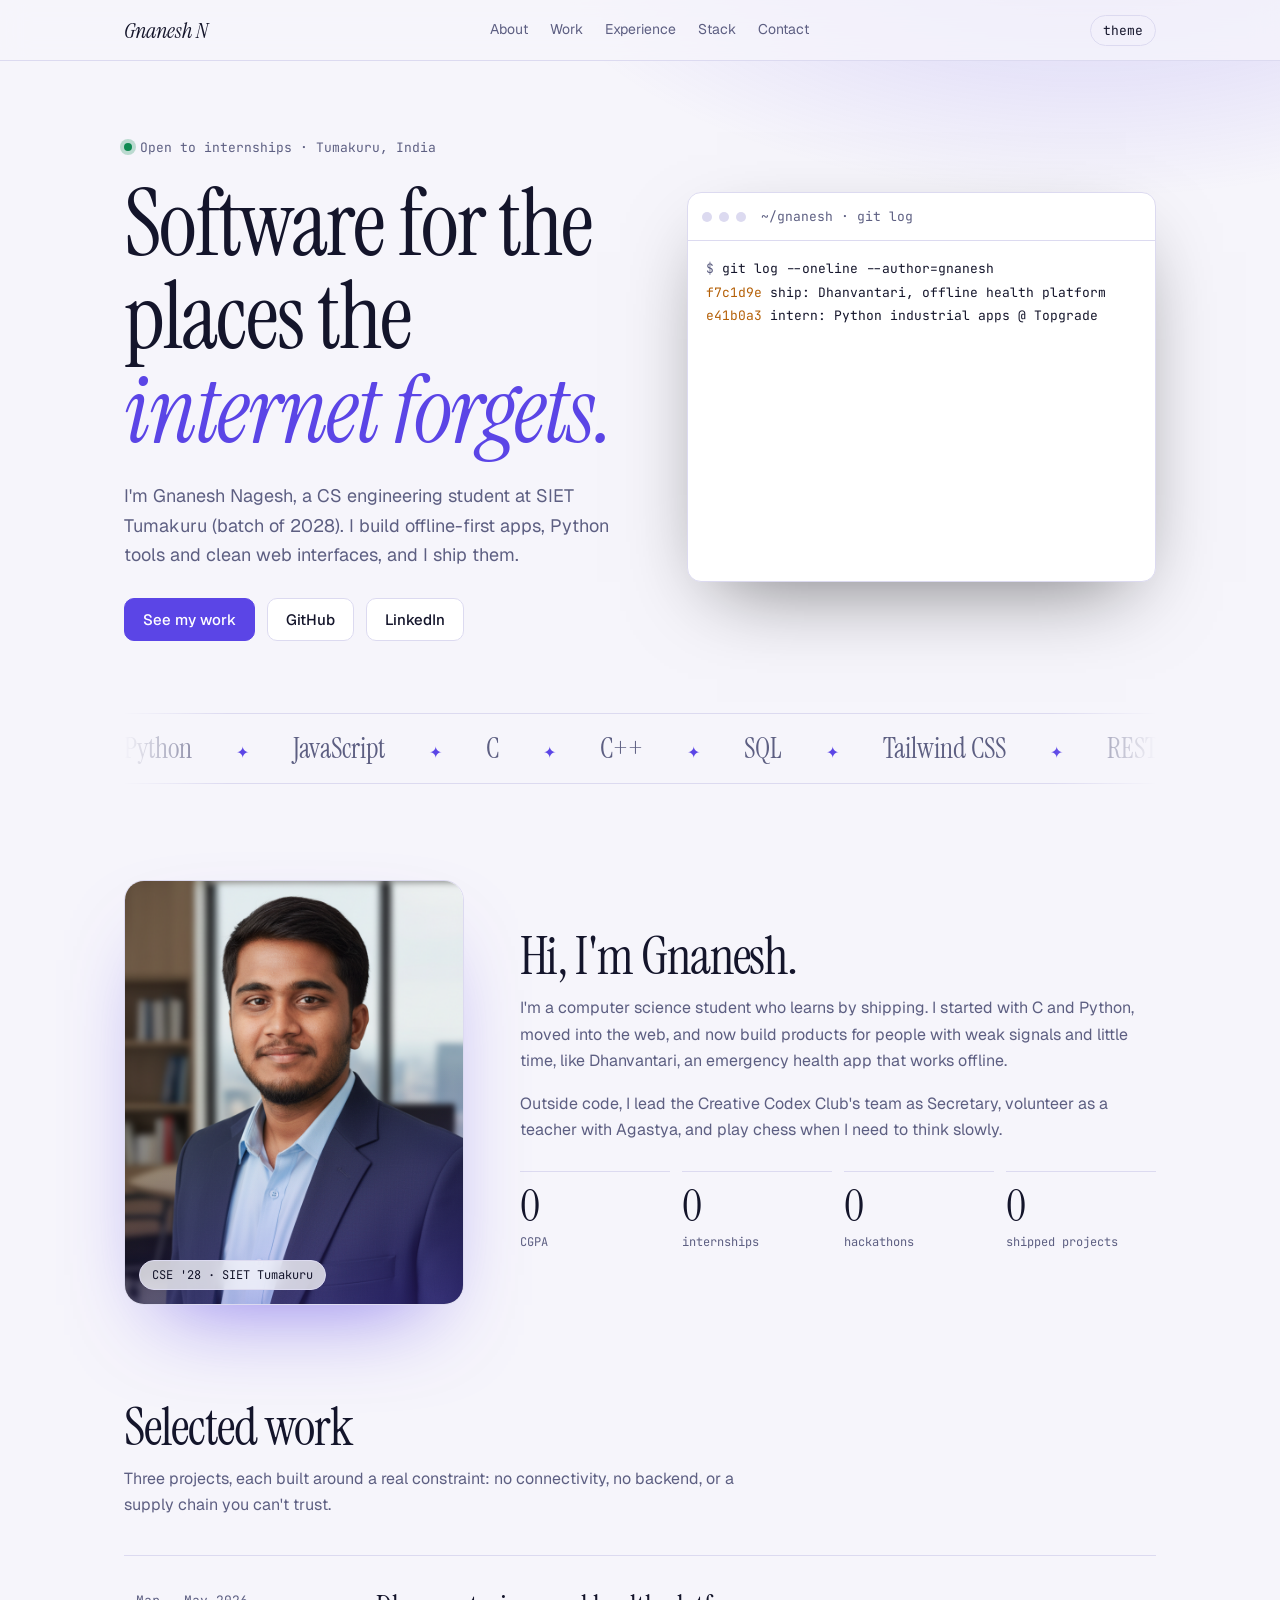
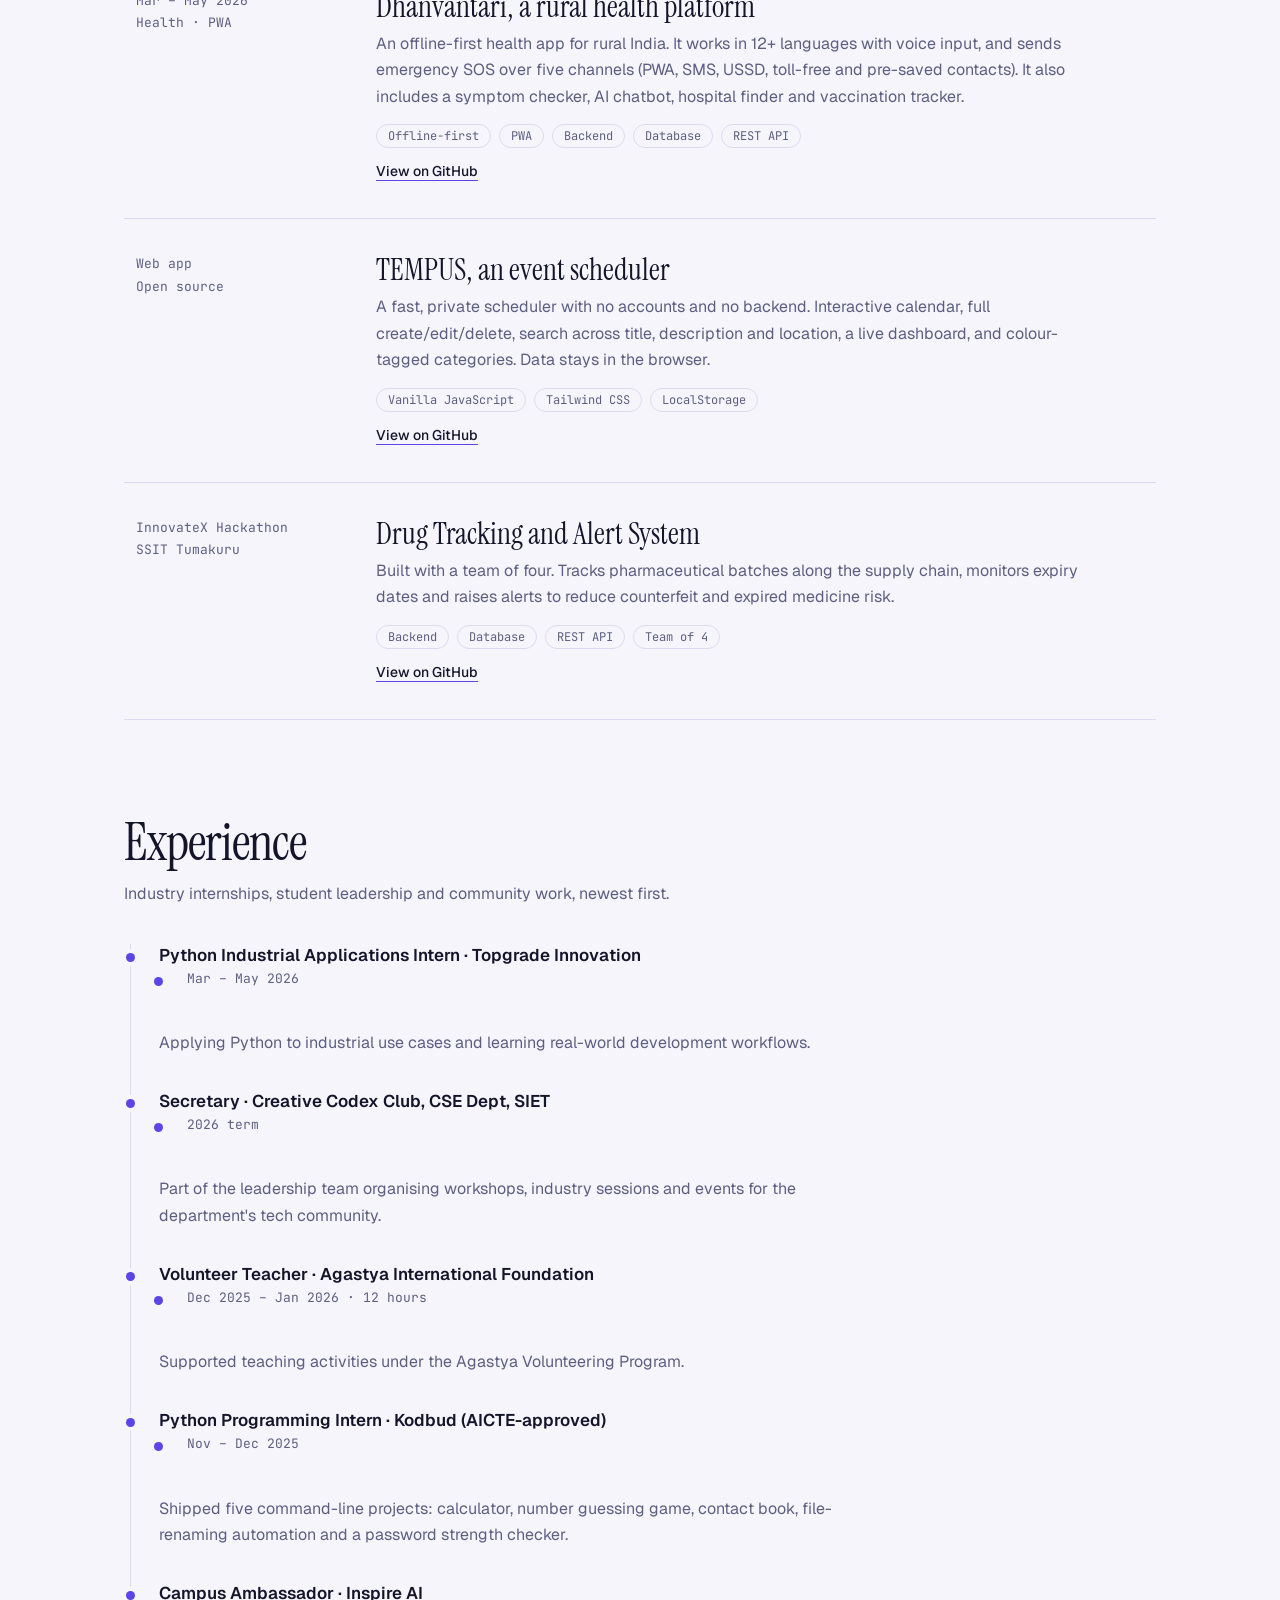
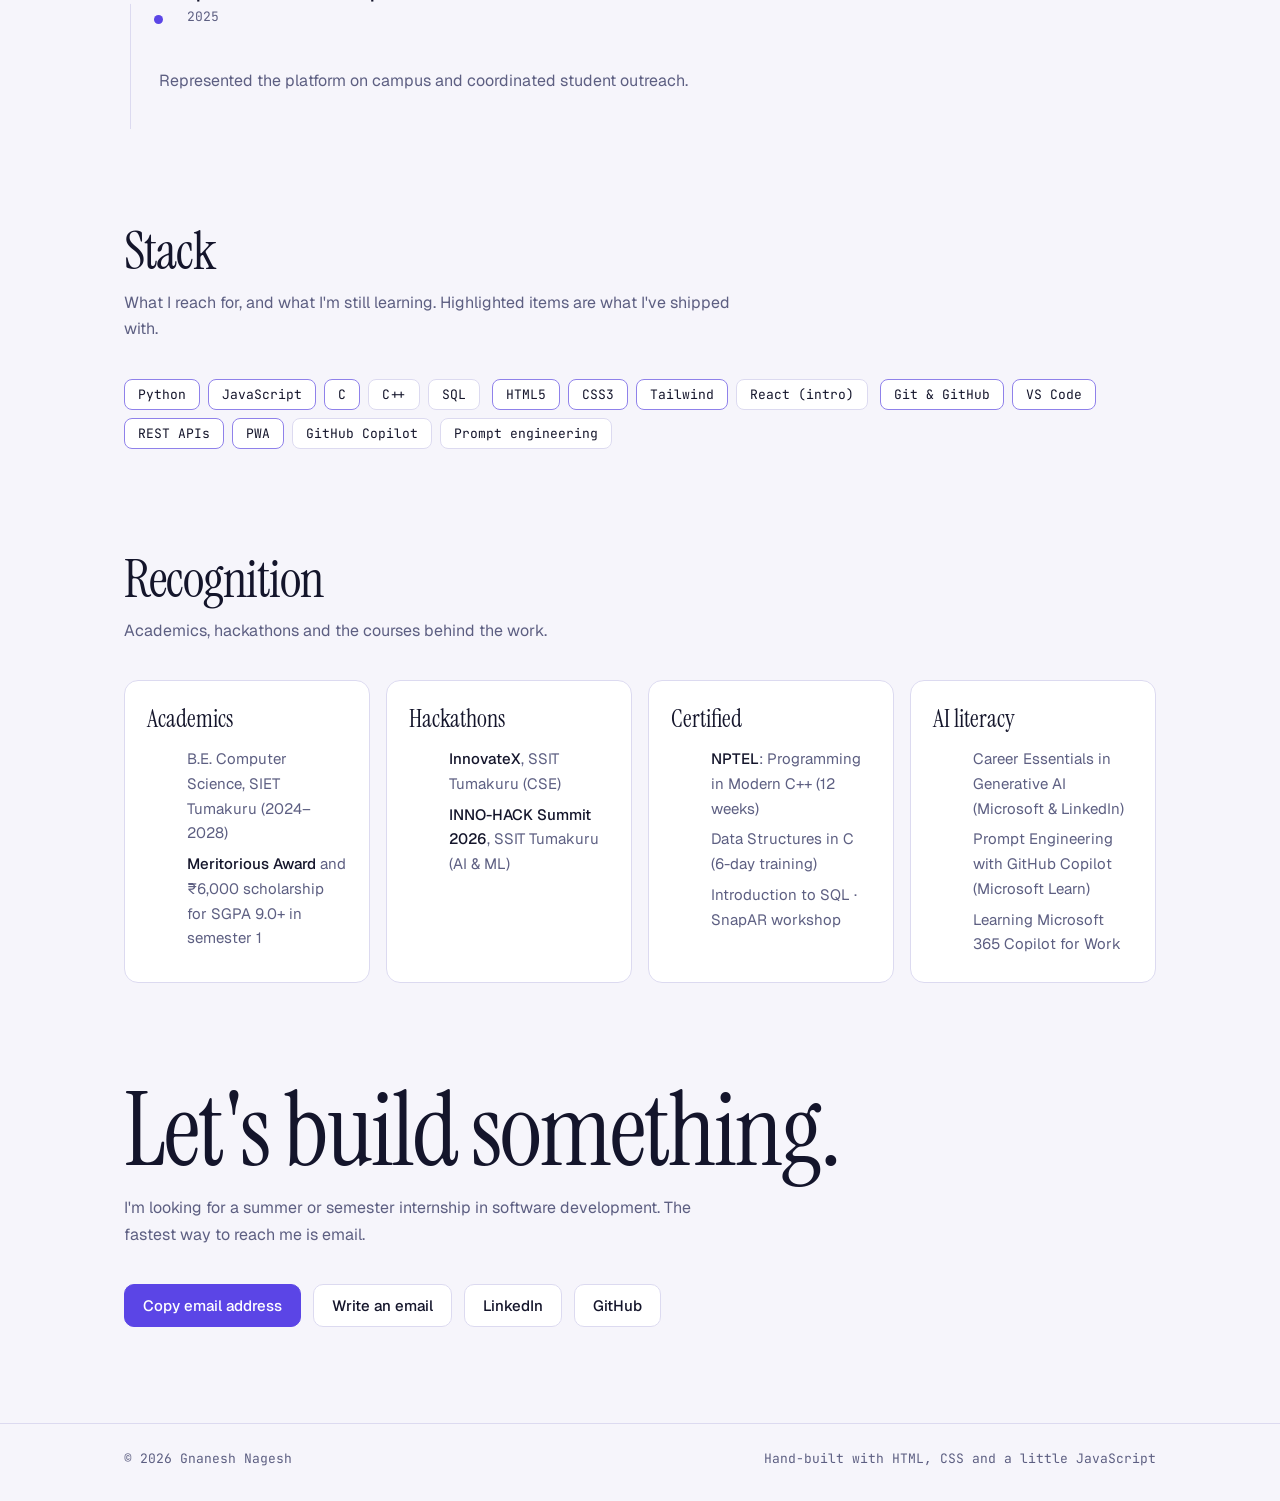
<file: index.html>
<!DOCTYPE html>
<html lang="en">
<head>
<meta charset="utf-8">
<meta name="viewport" content="width=device-width, initial-scale=1">
<title>Gnanesh Nagesh · Software Developer</title>
<meta name="description" content="CSE student at SIET Tumakuru building offline-first software, Python tools and web apps. Open to internships.">
<meta property="og:title" content="Gnanesh Nagesh · Software Developer">
<meta property="og:description" content="Offline-first apps, Python tools and clean web interfaces.">
<link rel="icon" href="data:image/svg+xml,<svg xmlns='http://www.w3.org/2000/svg' viewBox='0 0 100 100'><text y='.9em' font-size='90'>⌘</text></svg>">
<link rel="preconnect" href="https://fonts.googleapis.com">
<link rel="preconnect" href="https://fonts.gstatic.com" crossorigin>
<link href="https://fonts.googleapis.com/css2?family=Instrument+Serif:ital@0;1&family=Geist:wght@400;500;600&family=JetBrains+Mono:wght@400;500&display=swap" rel="stylesheet">
<link rel="stylesheet" href="style.css">
<noscript><style>#loader{display:none}</style></noscript>
</head>
<body class="lock">
<div id="loader" aria-hidden="true"><div class="in">
  <div class="nm">Gnanesh Nagesh</div>
  <div class="row"><span>booting portfolio…</span><span id="pct">0%</span></div>
  <div class="bar"><i id="fill"></i></div>
</div></div>
<div id="prog"></div><div id="glow"></div>

<nav><div class="wrap">
  <a class="logo" href="#top">Gnanesh N</a>
  <ul><li><a href="#about">About</a></li><li><a href="#work">Work</a></li><li><a href="#experience">Experience</a></li><li><a href="#stack">Stack</a></li><li><a href="#contact">Contact</a></li></ul>
  <button class="tbtn" id="theme" aria-label="Toggle light and dark theme">theme</button>
</div></nav>

<main class="wrap" id="top">
<div class="hero">
  <div>
    <div class="status"><b></b>Open to internships · Tumakuru, India</div>
    <h1>Software for the places the <i>internet forgets.</i></h1>
    <p>I'm Gnanesh Nagesh, a CS engineering student at SIET Tumakuru (batch of 2028). I build offline-first apps, Python tools and clean web interfaces, and I ship them.</p>
    <div class="cta">
      <a class="btn pri" href="#work">See my work</a>
      <a class="btn" href="https://github.com/gnanun" target="_blank" rel="noopener">GitHub</a>
      <a class="btn" href="https://www.linkedin.com/in/gnanesh-nagesh/" target="_blank" rel="noopener">LinkedIn</a>
    </div>
  </div>
  <div class="term" aria-label="Git history of my journey">
    <header><i></i><i></i><i></i><span>~/gnanesh · git log</span></header>
    <pre id="log"></pre>
  </div>
</div>
<div class="marq" aria-hidden="true"><div id="mq"><span>Python</span><span>JavaScript</span><span>C</span><span>C++</span><span>SQL</span><span>Tailwind CSS</span><span>REST APIs</span><span>PWA</span><span>Git</span><span>Prompt engineering</span></div></div>

<section id="about">
  <div class="about">
    <div class="photo"><div class="frame" id="frame">
      <span class="ini">G</span>
      <img src="photo.png" alt="Portrait of Gnanesh Nagesh" onerror="this.remove()">
      <span class="chip">CSE '28 · SIET Tumakuru</span>
    </div></div>
    <div>
      <h2>Hi, I'm Gnanesh.</h2>
      <p>I'm a computer science student who learns by shipping. I started with C and Python, moved into the web, and now build products for people with weak signals and little time, like Dhanvantari, an emergency health app that works offline.</p>
      <p>Outside code, I lead the Creative Codex Club's team as Secretary, volunteer as a teacher with Agastya, and play chess when I need to think slowly.</p>
      <div class="stats">
        <div class="stat"><b data-to="9.01" data-d="2">0</b><span>CGPA</span></div>
        <div class="stat"><b data-to="2">0</b><span>internships</span></div>
        <div class="stat"><b data-to="2">0</b><span>hackathons</span></div>
        <div class="stat"><b data-to="3">0</b><span>shipped projects</span></div>
      </div>
    </div>
  </div>
</section>

<section id="work">
  <h2>Selected work</h2>
  <p class="lede">Three projects, each built around a real constraint: no connectivity, no backend, or a supply chain you can't trust.</p>
  <div class="proj">
    <article class="p"><div class="meta">Mar – May 2026<br>Health · PWA</div><div>
      <h3>Dhanvantari, a rural health platform</h3>
      <p>An offline-first health app for rural India. It works in 12+ languages with voice input, and sends emergency SOS over five channels (PWA, SMS, USSD, toll-free and pre-saved contacts). It also includes a symptom checker, AI chatbot, hospital finder and vaccination tracker.</p>
      <div class="tags"><span>Offline-first</span><span>PWA</span><span>Backend</span><span>Database</span><span>REST API</span></div>
      <a class="lnk" href="https://github.com/gnanun" target="_blank" rel="noopener">View on GitHub</a></div></article>
    <article class="p"><div class="meta">Web app<br>Open source</div><div>
      <h3>TEMPUS, an event scheduler</h3>
      <p>A fast, private scheduler with no accounts and no backend. Interactive calendar, full create/edit/delete, search across title, description and location, a live dashboard, and colour-tagged categories. Data stays in the browser.</p>
      <div class="tags"><span>Vanilla JavaScript</span><span>Tailwind CSS</span><span>LocalStorage</span></div>
      <a class="lnk" href="https://github.com/gnanun" target="_blank" rel="noopener">View on GitHub</a></div></article>
    <article class="p"><div class="meta">InnovateX Hackathon<br>SSIT Tumakuru</div><div>
      <h3>Drug Tracking and Alert System</h3>
      <p>Built with a team of four. Tracks pharmaceutical batches along the supply chain, monitors expiry dates and raises alerts to reduce counterfeit and expired medicine risk.</p>
      <div class="tags"><span>Backend</span><span>Database</span><span>REST API</span><span>Team of 4</span></div>
      <a class="lnk" href="https://github.com/gnanun" target="_blank" rel="noopener">View on GitHub</a></div></article>
  </div>
</section>

<section id="experience">
  <h2>Experience</h2>
  <p class="lede">Industry internships, student leadership and community work, newest first.</p>
  <div class="tl">
    <div><h3>Python Industrial Applications Intern · Topgrade Innovation</h3><div class="meta">Mar – May 2026</div><p>Applying Python to industrial use cases and learning real-world development workflows.</p></div>
    <div><h3>Secretary · Creative Codex Club, CSE Dept, SIET</h3><div class="meta">2026 term</div><p>Part of the leadership team organising workshops, industry sessions and events for the department's tech community.</p></div>
    <div><h3>Volunteer Teacher · Agastya International Foundation</h3><div class="meta">Dec 2025 – Jan 2026 · 12 hours</div><p>Supported teaching activities under the Agastya Volunteering Program.</p></div>
    <div><h3>Python Programming Intern · Kodbud (AICTE-approved)</h3><div class="meta">Nov – Dec 2025</div><p>Shipped five command-line projects: calculator, number guessing game, contact book, file-renaming automation and a password strength checker.</p></div>
    <div><h3>Campus Ambassador · Inspire AI</h3><div class="meta">2025</div><p>Represented the platform on campus and coordinated student outreach.</p></div>
  </div>
</section>

<section id="stack">
  <h2>Stack</h2>
  <p class="lede">What I reach for, and what I'm still learning. Highlighted items are what I've shipped with.</p>
  <div class="stack">
    <span class="on">Python</span><span class="on">JavaScript</span><span class="on">C</span><span>C++</span><span>SQL</span>
    <span class="on">HTML5</span><span class="on">CSS3</span><span class="on">Tailwind</span><span>React (intro)</span>
    <span class="on">Git &amp; GitHub</span><span class="on">VS Code</span><span class="on">REST APIs</span><span class="on">PWA</span><span>GitHub Copilot</span><span>Prompt engineering</span>
  </div>
</section>

<section id="recognition">
  <h2>Recognition</h2>
  <p class="lede">Academics, hackathons and the courses behind the work.</p>
  <div class="grid">
    <div class="card"><h3>Academics</h3><ul><li>B.E. Computer Science, SIET Tumakuru (2024–2028)</li><li><b>Meritorious Award</b> and ₹6,000 scholarship for SGPA 9.0+ in semester 1</li></ul></div>
    <div class="card"><h3>Hackathons</h3><ul><li><b>InnovateX</b>, SSIT Tumakuru (CSE)</li><li><b>INNO-HACK Summit 2026</b>, SSIT Tumakuru (AI &amp; ML)</li></ul></div>
    <div class="card"><h3>Certified</h3><ul><li><b>NPTEL</b>: Programming in Modern C++ (12 weeks)</li><li>Data Structures in C (6-day training)</li><li>Introduction to SQL · SnapAR workshop</li></ul></div>
    <div class="card"><h3>AI literacy</h3><ul><li>Career Essentials in Generative AI (Microsoft &amp; LinkedIn)</li><li>Prompt Engineering with GitHub Copilot (Microsoft Learn)</li><li>Learning Microsoft 365 Copilot for Work</li></ul></div>
  </div>
</section>

<section id="contact" class="contact">
  <h2>Let's build something.</h2>
  <p class="lede">I'm looking for a summer or semester internship in software development. The fastest way to reach me is email.</p>
  <div class="cta">
    <button class="btn pri" id="copy" type="button">Copy email address</button>
    <a class="btn" href="mailto:ggnani488@gmail.com">Write an email</a>
    <a class="btn" href="https://www.linkedin.com/in/gnanesh-nagesh/" target="_blank" rel="noopener">LinkedIn</a>
    <a class="btn" href="https://github.com/gnanun" target="_blank" rel="noopener">GitHub</a>
  </div>
</section>
</main>

<footer><div class="wrap"><span>© 2026 Gnanesh Nagesh</span><span>Hand-built with HTML, CSS and a little JavaScript</span></div></footer>
<button id="top-btn" aria-label="Back to top">↑</button>
<script src="script.js"></script>
</body>
</html>
</file>
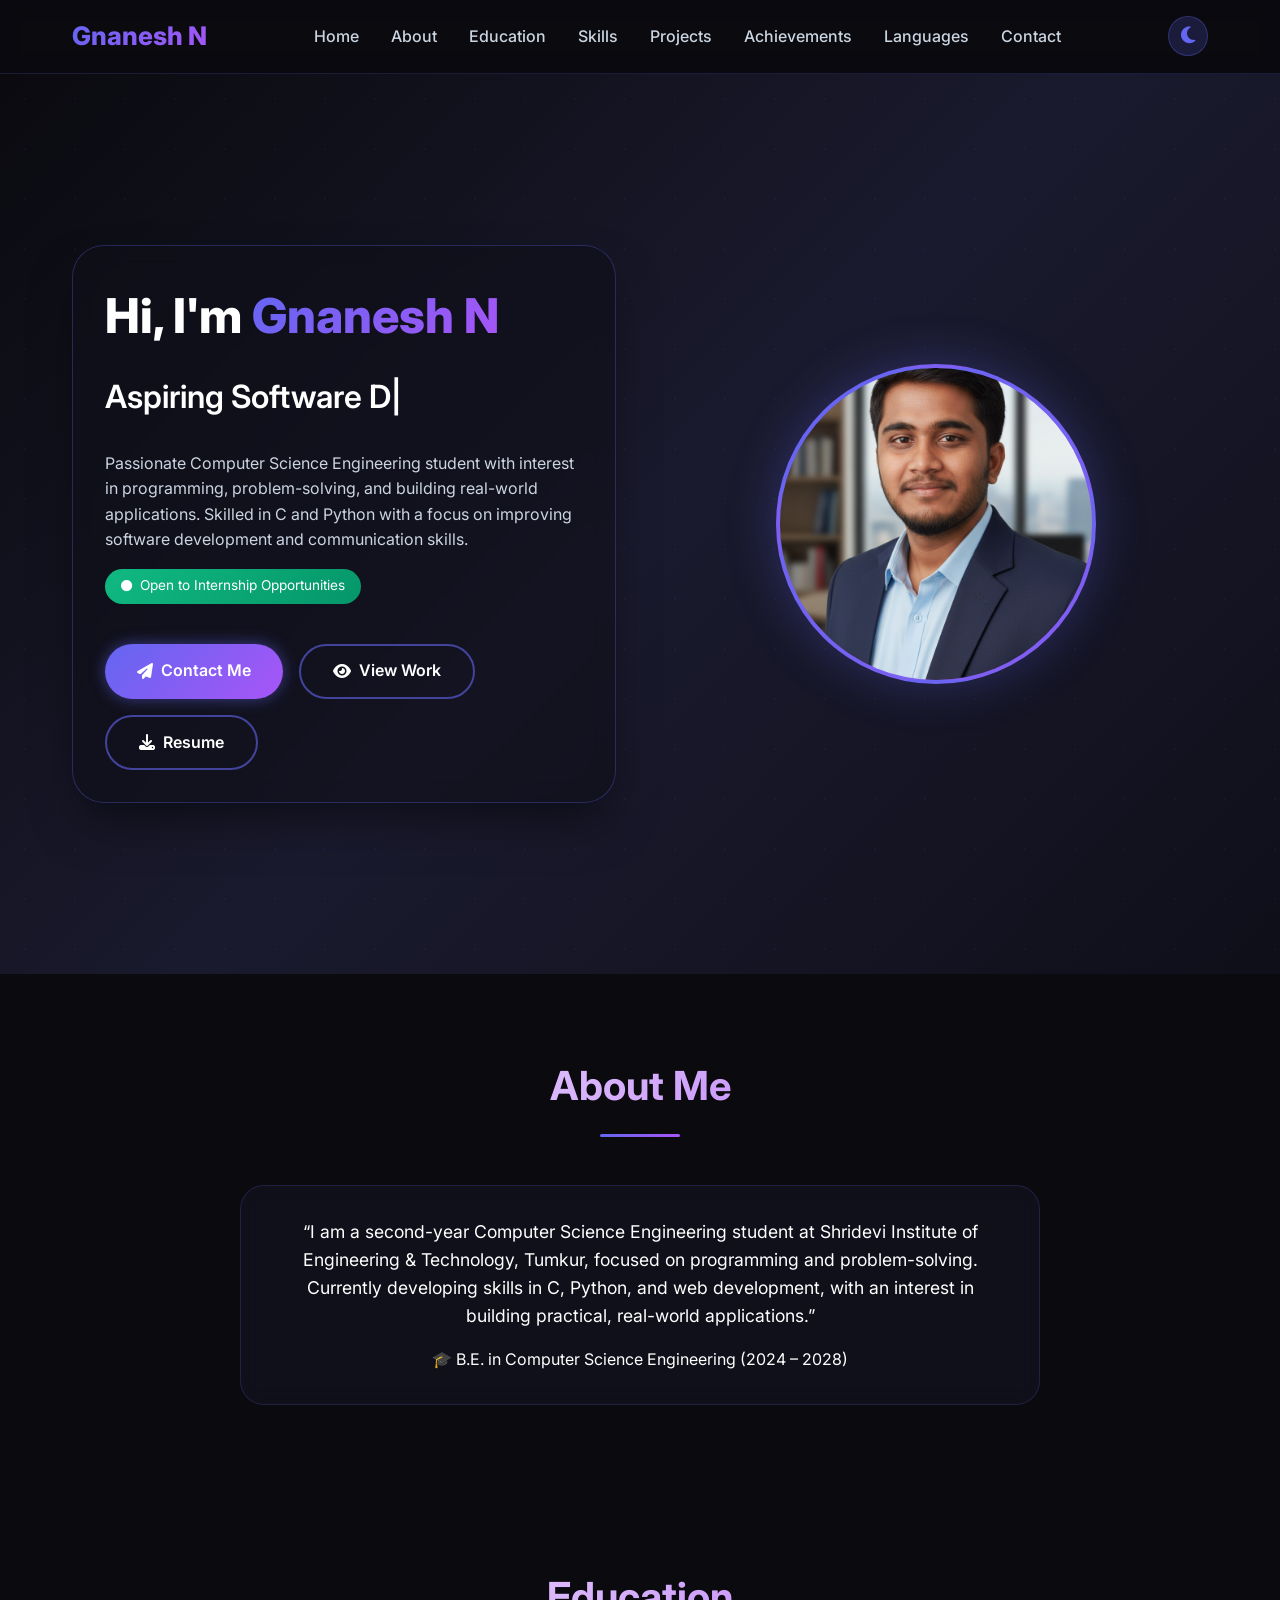
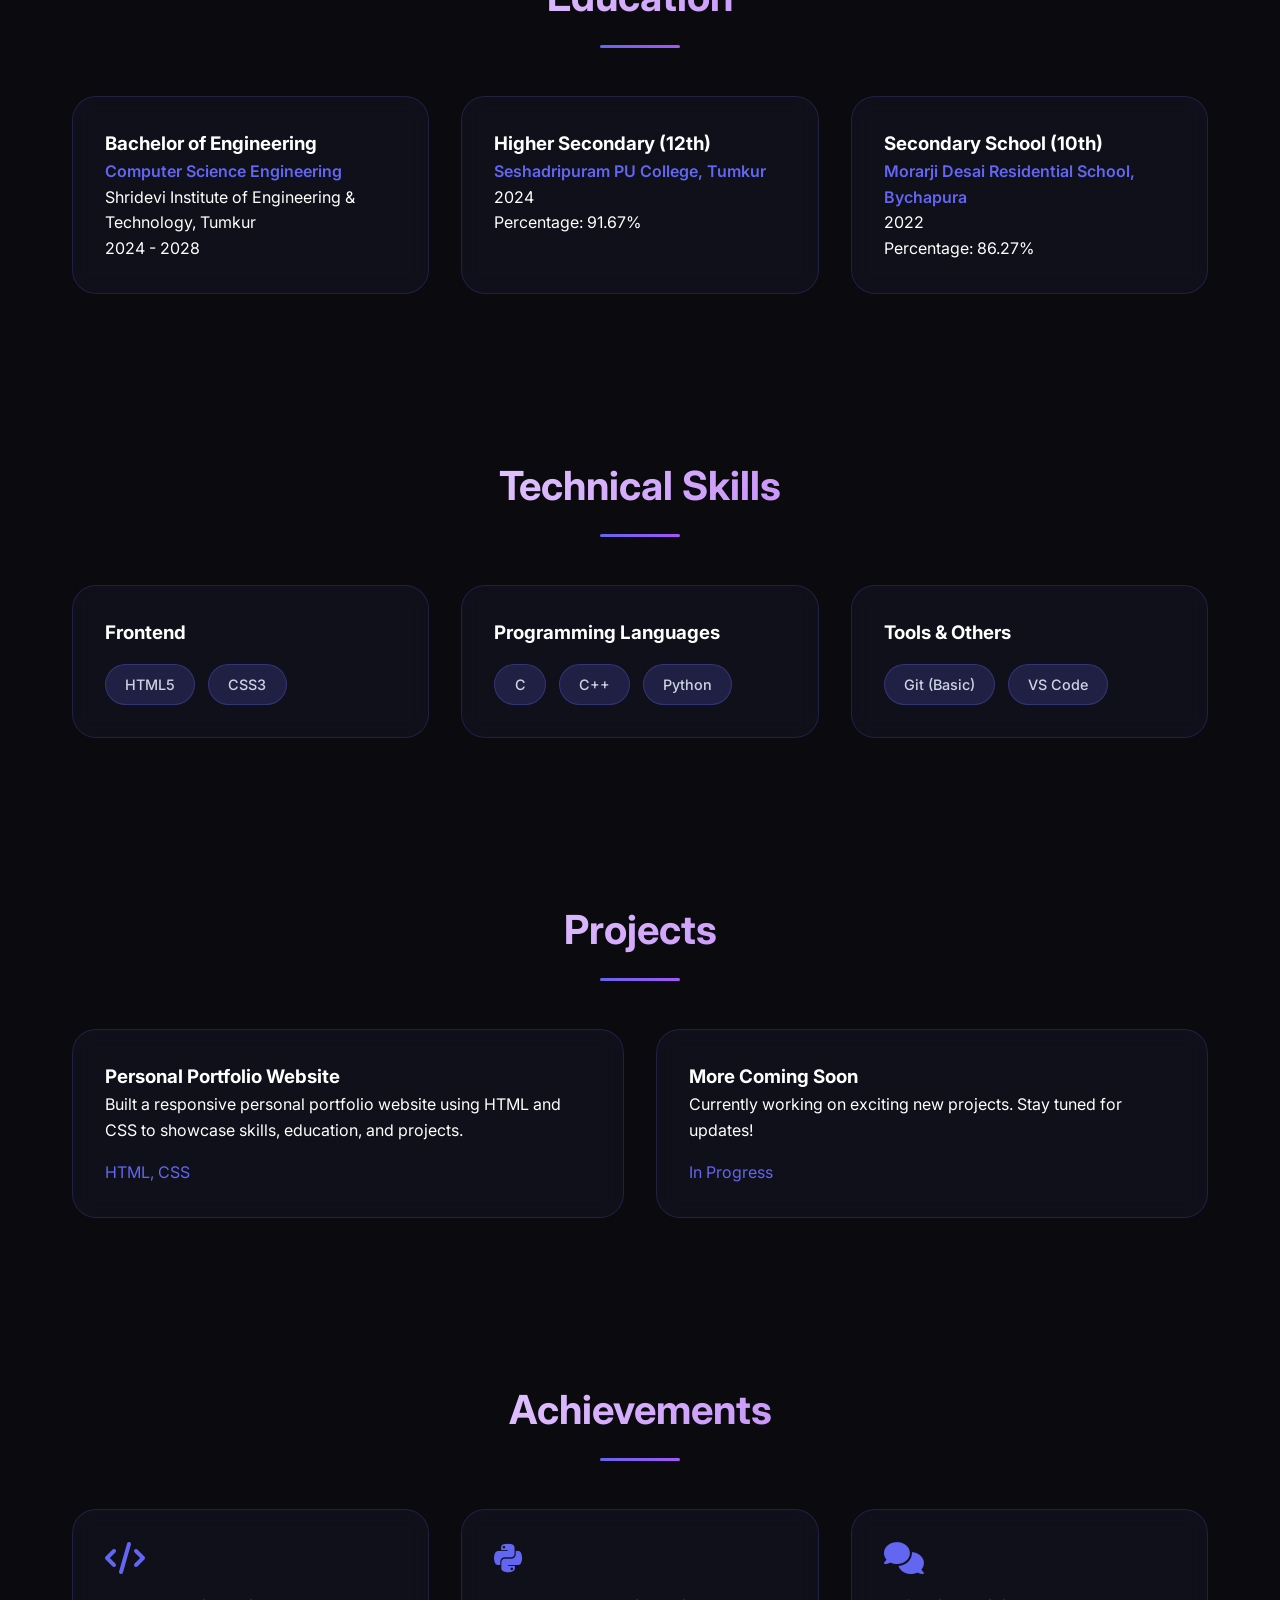
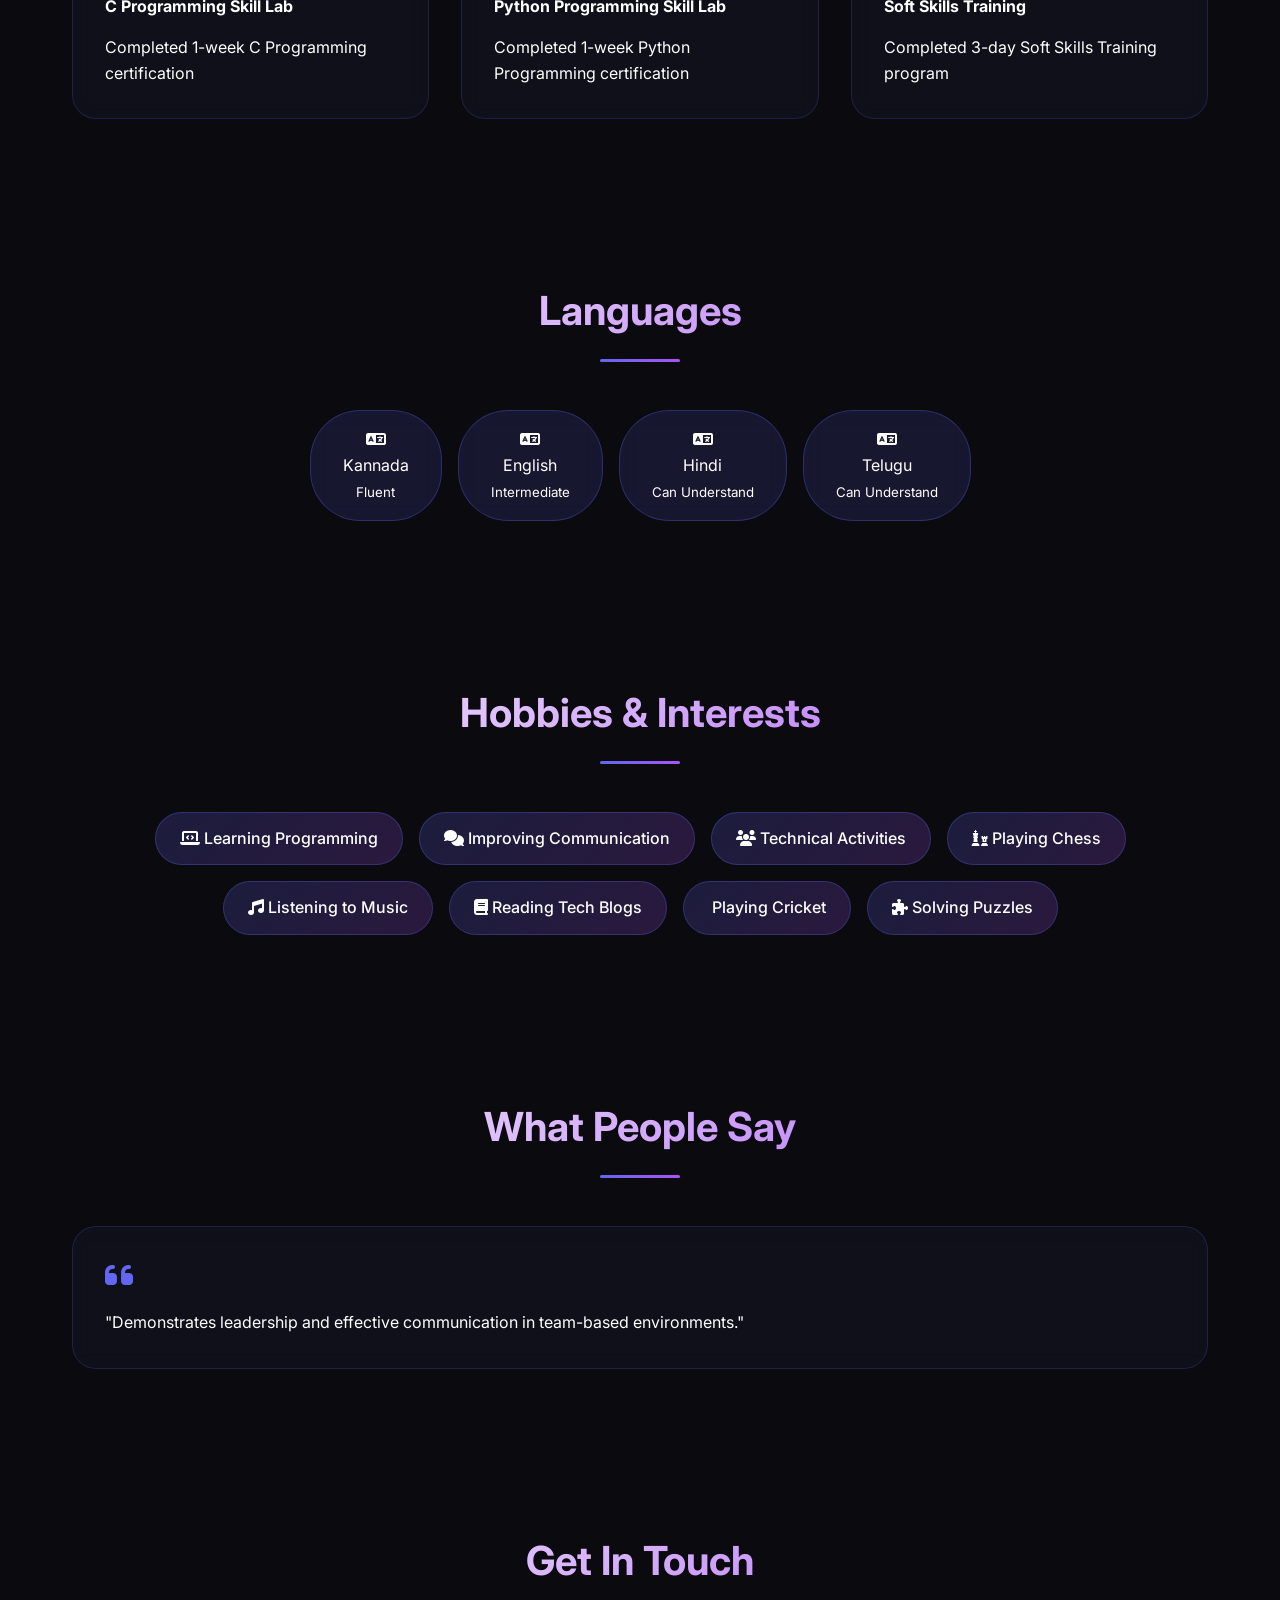
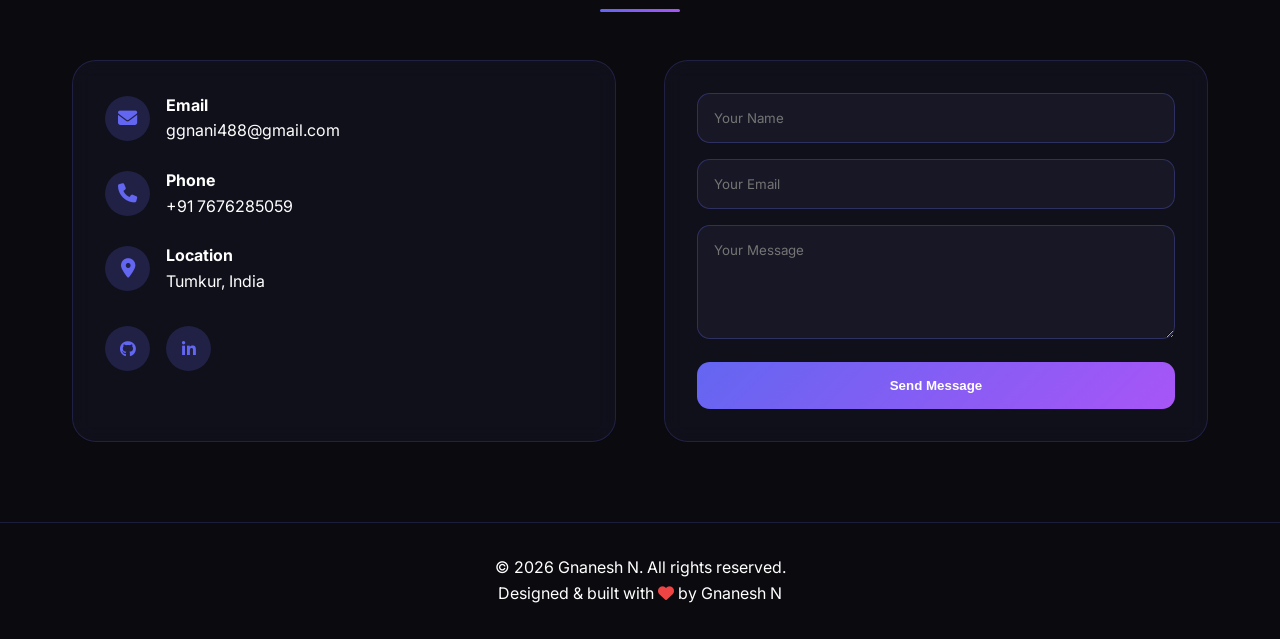
<file: Gnanu.html>
<!DOCTYPE html>
<html lang="en">
<head>
  <meta charset="UTF-8">
  <meta name="viewport" content="width=device-width, initial-scale=1.0">
  <title>Gnanesh N | Developer Portfolio</title>
  <!-- Font Awesome -->
  <link rel="stylesheet" href="https://cdnjs.cloudflare.com/ajax/libs/font-awesome/6.4.0/css/all.min.css">
  <!-- Google Fonts -->
  <link href="https://fonts.googleapis.com/css2?family=Inter:wght@300;400;500;600;700;800&display=swap" rel="stylesheet">
  <style>
    * {
      margin: 0;
      padding: 0;
      box-sizing: border-box;
    }

    body {
      font-family: 'Inter', sans-serif;
      background: #0a0a0f;
      color: #ffffff;
      line-height: 1.6;
      overflow-x: hidden;
    }

    /* Custom Scrollbar */
    ::-webkit-scrollbar {
      width: 8px;
    }
    ::-webkit-scrollbar-track {
      background: #1a1a1f;
    }
    ::-webkit-scrollbar-thumb {
      background: linear-gradient(135deg, #6366f1, #a855f7);
      border-radius: 10px;
    }

    .container {
      max-width: 1200px;
      margin: 0 auto;
      padding: 0 2rem;
    }

    /* ========== STICKY NAVBAR WITH GLASS EFFECT ========== */
    nav {
      position: sticky;
      top: 0;
      z-index: 1000;
      background: rgba(10, 10, 15, 0.8);
      backdrop-filter: blur(12px);
      border-bottom: 1px solid rgba(99, 102, 241, 0.2);
      transition: all 0.3s ease;
    }

    .nav-content {
      display: flex;
      justify-content: space-between;
      align-items: center;
      padding: 1rem 2rem;
      max-width: 1200px;
      margin: 0 auto;
    }

    .logo {
      font-size: 1.6rem;
      font-weight: 800;
      background: linear-gradient(135deg, #6366f1, #a855f7);
      -webkit-background-clip: text;
      -webkit-text-fill-color: transparent;
      position: relative;
    }

    .logo::after {
      content: '';
      position: absolute;
      bottom: -5px;
      left: 0;
      width: 0;
      height: 2px;
      background: linear-gradient(135deg, #6366f1, #a855f7);
      transition: width 0.3s ease;
    }

    .logo:hover::after {
      width: 100%;
    }

    .nav-links {
      display: flex;
      gap: 2rem;
      flex-wrap: wrap;
    }

    .nav-links a {
      text-decoration: none;
      color: #cbd5e1;
      font-weight: 500;
      transition: all 0.3s ease;
      position: relative;
    }

    .nav-links a::after {
      content: '';
      position: absolute;
      bottom: -5px;
      left: 0;
      width: 0;
      height: 2px;
      background: linear-gradient(135deg, #6366f1, #a855f7);
      transition: width 0.3s ease;
    }

    .nav-links a:hover {
      color: #ffffff;
    }

    .nav-links a:hover::after {
      width: 100%;
    }

    .dark-mode-toggle {
      background: rgba(99, 102, 241, 0.2);
      border: 1px solid rgba(99, 102, 241, 0.3);
      font-size: 1.2rem;
      cursor: pointer;
      color: #6366f1;
      width: 40px;
      height: 40px;
      border-radius: 50%;
      transition: all 0.3s ease;
    }

    .dark-mode-toggle:hover {
      background: rgba(99, 102, 241, 0.4);
      transform: rotate(15deg);
    }

    /* ========== HERO SECTION - FULL SCREEN ========== */
    .hero {
      min-height: 100vh;
      display: flex;
      align-items: center;
      background: linear-gradient(135deg, #0a0a0f 0%, #1a1a2e 50%, #0f0f1a 100%);
      color: white;
      position: relative;
      overflow: hidden;
    }

    /* Animated Background Grid */
    .hero::before {
      content: '';
      position: absolute;
      width: 200%;
      height: 200%;
      background-image: radial-gradient(circle, rgba(99, 102, 241, 0.15) 1px, transparent 1px);
      background-size: 50px 50px;
      animation: moveGrid 25s linear infinite;
      opacity: 0.4;
    }

    @keyframes moveGrid {
      0% { transform: translate(0, 0); }
      100% { transform: translate(50px, 50px); }
    }

    .hero-content {
      display: grid;
      grid-template-columns: 1fr 1fr;
      gap: 3rem;
      align-items: center;
      position: relative;
      z-index: 2;
    }

    .hero-text-card {
      background: rgba(15, 15, 26, 0.6);
      backdrop-filter: blur(10px);
      padding: 2rem;
      border-radius: 2rem;
      border: 1px solid rgba(99, 102, 241, 0.3);
      box-shadow: 0 25px 50px -12px rgba(0, 0, 0, 0.5);
      animation: fadeInUp 1s ease;
    }

    .hero-text-card h1 {
      font-size: 3rem;
      font-weight: 800;
      margin-bottom: 0.5rem;
    }

    .hero-text-card .highlight {
      background: linear-gradient(135deg, #6366f1, #a855f7);
      -webkit-background-clip: text;
      -webkit-text-fill-color: transparent;
    }

    .typing-text {
      font-size: 2rem;
      font-weight: 600;
      margin: 1rem 0;
      min-height: 4rem;
    }

    .typing-text::after {
      content: '|';
      animation: blink 1s infinite;
    }

    @keyframes blink {
      0%, 100% { opacity: 1; }
      50% { opacity: 0; }
    }

    .availability-badge {
      background: linear-gradient(135deg, #10b981, #059669);
      color: white;
      padding: 0.4rem 1rem;
      border-radius: 50px;
      font-size: 0.85rem;
      display: inline-flex;
      align-items: center;
      gap: 0.5rem;
      margin: 1rem 0;
      animation: pulse 2s infinite;
    }

    @keyframes pulse {
      0%, 100% { transform: scale(1); }
      50% { transform: scale(1.05); }
    }

    .hero-buttons {
      display: flex;
      gap: 1rem;
      flex-wrap: wrap;
      margin-top: 1.5rem;
    }

    .btn {
      padding: 0.8rem 2rem;
      border-radius: 50px;
      text-decoration: none;
      font-weight: 600;
      transition: all 0.3s ease;
      display: inline-flex;
      align-items: center;
      gap: 0.5rem;
      cursor: pointer;
    }

    .btn-primary {
      background: linear-gradient(135deg, #6366f1, #a855f7);
      color: white;
      box-shadow: 0 0 15px rgba(99, 102, 241, 0.5);
    }

    .btn-primary:hover {
      transform: translateY(-3px);
      box-shadow: 0 0 25px rgba(99, 102, 241, 0.7);
    }

    .btn-outline {
      border: 2px solid rgba(99, 102, 241, 0.6);
      color: white;
      background: transparent;
    }

    .btn-outline:hover {
      border-color: #6366f1;
      background: rgba(99, 102, 241, 0.1);
      transform: translateY(-3px);
    }

    .profile-photo {
      width: 320px;
      height: 320px;
      border-radius: 50%;
      background: linear-gradient(135deg, #6366f1, #a855f7);
      margin: 0 auto;
      display: flex;
      align-items: center;
      justify-content: center;
      border: 4px solid rgba(99, 102, 241, 0.5);
      box-shadow: 0 0 50px rgba(99, 102, 241, 0.3);
      overflow: hidden;
      animation: float 3s ease-in-out infinite;
    }

    @keyframes float {
      0%, 100% { transform: translateY(0); }
      50% { transform: translateY(-15px); }
    }

    .profile-photo img {
      width: 100%;
      height: 100%;
      object-fit: cover;
    }

    /* ========== SECTIONS STYLING ========== */
    section {
      padding: 5rem 0;
    }

    .section-title {
      font-size: 2.5rem;
      font-weight: 700;
      text-align: center;
      margin-bottom: 3rem;
      background: linear-gradient(135deg, #ffffff, #a855f7);
      -webkit-background-clip: text;
      -webkit-text-fill-color: transparent;
      position: relative;
    }

    .section-title::after {
      content: '';
      display: block;
      width: 80px;
      height: 3px;
      background: linear-gradient(135deg, #6366f1, #a855f7);
      margin: 1rem auto 0;
      border-radius: 3px;
    }

    /* Glass Cards */
    .edu-card, .skill-category, .project-card, .achievement-card, .testimonial-card, .contact-info, .contact-form {
      background: rgba(20, 20, 35, 0.6);
      backdrop-filter: blur(10px);
      border: 1px solid rgba(99, 102, 241, 0.2);
      border-radius: 1.5rem;
      padding: 2rem;
      transition: all 0.3s ease;
    }

    .edu-card:hover, .skill-category:hover, .project-card:hover, .achievement-card:hover, .testimonial-card:hover {
      transform: translateY(-8px);
      border-color: rgba(99, 102, 241, 0.5);
      box-shadow: 0 20px 40px rgba(0, 0, 0, 0.3);
    }

    .education-grid, .projects-grid, .achievements-grid, .testimonials-grid {
      display: grid;
      grid-template-columns: repeat(auto-fit, minmax(320px, 1fr));
      gap: 2rem;
    }

    .skills-container {
      display: grid;
      grid-template-columns: repeat(auto-fit, minmax(300px, 1fr));
      gap: 2rem;
    }

    .skill-items {
      display: flex;
      flex-wrap: wrap;
      gap: 0.8rem;
      margin-top: 1rem;
    }

    .skill-tag {
      background: rgba(99, 102, 241, 0.2);
      border: 1px solid rgba(99, 102, 241, 0.3);
      color: #cbd5e1;
      padding: 0.5rem 1.2rem;
      border-radius: 50px;
      font-size: 0.9rem;
      font-weight: 500;
      transition: all 0.3s ease;
    }

    .skill-tag:hover {
      background: rgba(99, 102, 241, 0.4);
      transform: scale(1.05);
      border-color: #6366f1;
    }

    .languages-grid {
      display: flex;
      flex-wrap: wrap;
      gap: 1rem;
      justify-content: center;
    }

    .language-item {
      background: rgba(99, 102, 241, 0.15);
      backdrop-filter: blur(10px);
      border: 1px solid rgba(99, 102, 241, 0.3);
      padding: 1rem 2rem;
      border-radius: 50px;
      text-align: center;
      min-width: 130px;
      transition: all 0.3s ease;
    }

    .language-item:hover {
      transform: scale(1.05);
      background: rgba(99, 102, 241, 0.3);
    }

    .hobbies-grid {
      display: flex;
      flex-wrap: wrap;
      gap: 1rem;
      justify-content: center;
    }

    .hobby-item {
      background: linear-gradient(135deg, rgba(99, 102, 241, 0.2), rgba(168, 85, 247, 0.2));
      border: 1px solid rgba(99, 102, 241, 0.3);
      padding: 0.8rem 1.5rem;
      border-radius: 50px;
      font-weight: 500;
      transition: all 0.3s ease;
    }

    .hobby-item:hover {
      transform: scale(1.05);
      background: linear-gradient(135deg, rgba(99, 102, 241, 0.4), rgba(168, 85, 247, 0.4));
    }

    /* Contact Section */
    .contact-container {
      display: grid;
      grid-template-columns: repeat(2, 1fr);
      gap: 3rem;
    }

    .contact-item {
      display: flex;
      align-items: center;
      gap: 1rem;
      margin-bottom: 1.5rem;
    }

    .contact-item i {
      width: 45px;
      height: 45px;
      background: rgba(99, 102, 241, 0.2);
      border-radius: 50%;
      display: flex;
      align-items: center;
      justify-content: center;
      color: #6366f1;
      font-size: 1.2rem;
    }

    .social-links {
      display: flex;
      gap: 1rem;
      margin-top: 2rem;
    }

    .social-links a {
      width: 45px;
      height: 45px;
      background: rgba(99, 102, 241, 0.2);
      border-radius: 50%;
      display: flex;
      align-items: center;
      justify-content: center;
      color: #6366f1;
      text-decoration: none;
      transition: all 0.3s ease;
    }

    .social-links a:hover {
      background: #6366f1;
      color: white;
      transform: translateY(-5px);
    }

    .form-group input, .form-group textarea {
      width: 100%;
      padding: 1rem;
      background: rgba(30, 30, 45, 0.6);
      border: 1px solid rgba(99, 102, 241, 0.3);
      border-radius: 0.8rem;
      color: white;
      margin-bottom: 1rem;
      font-family: inherit;
    }

    .form-group input:focus, .form-group textarea:focus {
      outline: none;
      border-color: #6366f1;
      box-shadow: 0 0 10px rgba(99, 102, 241, 0.3);
    }

    .submit-btn {
      background: linear-gradient(135deg, #6366f1, #a855f7);
      color: white;
      padding: 1rem;
      border: none;
      border-radius: 0.8rem;
      font-weight: 600;
      cursor: pointer;
      width: 100%;
      transition: all 0.3s ease;
    }

    .submit-btn:hover {
      transform: translateY(-2px);
      box-shadow: 0 0 20px rgba(99, 102, 241, 0.5);
    }

    /* Back to Top */
    .back-to-top {
      position: fixed;
      bottom: 2rem;
      right: 2rem;
      background: linear-gradient(135deg, #6366f1, #a855f7);
      color: white;
      width: 50px;
      height: 50px;
      border-radius: 50%;
      display: flex;
      align-items: center;
      justify-content: center;
      text-decoration: none;
      opacity: 0;
      transition: all 0.3s ease;
      z-index: 99;
      box-shadow: 0 0 15px rgba(99, 102, 241, 0.5);
    }

    .back-to-top.visible {
      opacity: 1;
    }

    .back-to-top:hover {
      transform: translateY(-5px);
    }

    footer {
      background: rgba(10, 10, 15, 0.95);
      padding: 2rem 0;
      text-align: center;
      border-top: 1px solid rgba(99, 102, 241, 0.2);
    }

    /* Animations */
    @keyframes fadeInUp {
      from {
        opacity: 0;
        transform: translateY(30px);
      }
      to {
        opacity: 1;
        transform: translateY(0);
      }
    }

    .fade-in {
      animation: fadeInUp 0.8s ease forwards;
    }

    @media (max-width: 768px) {
      .hero-content, .contact-container {
        grid-template-columns: 1fr;
        text-align: center;
      }
      .hero-buttons {
        justify-content: center;
      }
      .nav-links {
        display: none;
      }
      .profile-photo {
        width: 250px;
        height: 250px;
      }
      .hero-text-card h1 {
        font-size: 2.2rem;
      }
      .typing-text {
        font-size: 1.3rem;
      }
    }
  </style>
</head>
<body>
  <nav>
    <div class="nav-content">
      <div class="logo">Gnanesh N</div>
      <div class="nav-links">
        <a href="#home">Home</a>
        <a href="#about">About</a>
        <a href="#education">Education</a>
        <a href="#skills">Skills</a>
        <a href="#projects">Projects</a>
        <a href="#achievements">Achievements</a>
        <a href="#languages">Languages</a>
        <a href="#contact">Contact</a>
      </div>
      <button class="dark-mode-toggle" id="darkModeToggle">
        <i class="fas fa-moon"></i>
      </button>
    </div>
  </nav>

  <!-- Hero Section - Full Screen -->
  <section id="home" class="hero">
    <div class="container">
      <div class="hero-content">
        <div class="hero-text-card">
          <h1>Hi, I'm <span class="highlight">Gnanesh N</span></h1>
          <div class="typing-text" id="typingText"></div>
          <p style="font-size: 1rem; line-height: 1.6; color: #cbd5e1;">
            Passionate Computer Science Engineering student with interest in programming, problem-solving, and building real-world applications. 
            Skilled in C and Python with a focus on improving software development and communication skills.
          </p>
          <div class="availability-badge">
            <i class="fas fa-circle" style="font-size: 0.7rem;"></i> Open to Internship Opportunities
          </div>
          <div class="hero-buttons">
            <a href="#contact" class="btn btn-primary"><i class="fas fa-paper-plane"></i> Contact Me</a>
            <a href="#projects" class="btn btn-outline"><i class="fas fa-eye"></i> View Work</a>
            <a href="#" class="btn btn-outline" id="resumeBtn"><i class="fas fa-download"></i> Resume</a>
          </div>
        </div>
        <div class="hero-image">
          <div class="profile-photo">
            <img src="photo.png" alt="Gnanesh N">
          </div>
        </div>
      </div>
    </div>
  </section>

  <!-- About Section -->
  <section id="about">
    <div class="container">
      <h2 class="section-title">About Me</h2>
      <div class="edu-card" style="max-width: 800px; margin: 0 auto; text-align: center;">
        <p style="font-size: 1.1rem;">“I am a second-year Computer Science Engineering student at Shridevi Institute of Engineering & Technology, Tumkur, focused on programming and problem-solving. Currently developing skills in C, Python, and web development, with an interest in building practical, real-world applications.”</p>
        <p style="margin-top: 1rem;">🎓 B.E. in Computer Science Engineering (2024 – 2028)</p>
      </div>
    </div>
  </section>

  <!-- Education Section -->
  <section id="education">
    <div class="container">
      <h2 class="section-title">Education</h2>
      <div class="education-grid">
        <div class="edu-card">
          <h3>Bachelor of Engineering</h3>
          <div style="color: #6366f1; font-weight: 600;">Computer Science Engineering</div>
          <div>Shridevi Institute of Engineering & Technology, Tumkur</div>
          <div>2024 - 2028</div>
        </div>
        <div class="edu-card">
          <h3>Higher Secondary (12th)</h3>
          <div style="color: #6366f1; font-weight: 600;">Seshadripuram PU College, Tumkur</div>
          <div>2024</div>
          <div>Percentage: 91.67%</div>
        </div>
        <div class="edu-card">
          <h3>Secondary School (10th)</h3>
          <div style="color: #6366f1; font-weight: 600;">Morarji Desai Residential School, Bychapura</div>
          <div>2022</div>
          <div>Percentage: 86.27%</div>
        </div>
      </div>
    </div>
  </section>

  <!-- Skills Section -->
  <section id="skills">
    <div class="container">
      <h2 class="section-title">Technical Skills</h2>
      <div class="skills-container">
        <div class="skill-category">
          <h3>Frontend</h3>
          <div class="skill-items">
            <span class="skill-tag">HTML5</span>
            <span class="skill-tag">CSS3</span>
          </div>
        </div>
        <div class="skill-category">
          <h3>Programming Languages</h3>
          <div class="skill-items">
            <span class="skill-tag">C</span>
            <span class="skill-tag">C++</span>
            <span class="skill-tag">Python</span>
          </div>
        </div>
        <div class="skill-category">
          <h3>Tools & Others</h3>
          <div class="skill-items">
            <span class="skill-tag">Git (Basic)</span>
            <span class="skill-tag">VS Code</span>
          </div>
        </div>
      </div>
    </div>
  </section>

  <!-- Projects Section -->
  <section id="projects">
    <div class="container">
      <h2 class="section-title">Projects</h2>
      <div id="projects-container">
        <div class="projects-grid">
          <div class="project-card">
            <h3>Personal Portfolio Website</h3>
            <p>Built a responsive personal portfolio website using HTML and CSS to showcase skills, education, and projects.</p>
            <div style="color: #6366f1; margin-top: 1rem;">HTML, CSS</div>
          </div>
          <div class="project-card">
            <h3>More Coming Soon</h3>
            <p>Currently working on exciting new projects. Stay tuned for updates!</p>
            <div style="color: #6366f1; margin-top: 1rem;">In Progress</div>
          </div>
        </div>
      </div>
    </div>
  </section>

  <!-- Achievements Section -->
  <section id="achievements">
    <div class="container">
      <h2 class="section-title">Achievements</h2>
      <div class="achievements-grid">
        <div class="achievement-card">
          <i class="fas fa-code" style="font-size: 2rem; color: #6366f1;"></i>
          <h4 style="margin: 1rem 0;">C Programming Skill Lab</h4>
          <p>Completed 1-week C Programming certification</p>
        </div>
        <div class="achievement-card">
          <i class="fab fa-python" style="font-size: 2rem; color: #6366f1;"></i>
          <h4 style="margin: 1rem 0;">Python Programming Skill Lab</h4>
          <p>Completed 1-week Python Programming certification</p>
        </div>
        <div class="achievement-card">
          <i class="fas fa-comments" style="font-size: 2rem; color: #6366f1;"></i>
          <h4 style="margin: 1rem 0;">Soft Skills Training</h4>
          <p>Completed 3-day Soft Skills Training program</p>
        </div>
      </div>
    </div>
  </section>

  <!-- Languages Section -->
  <section id="languages">
    <div class="container">
      <h2 class="section-title">Languages</h2>
      <div class="languages-grid">
        <div class="language-item"><i class="fas fa-language"></i><br>Kannada<br><small>Fluent</small></div>
        <div class="language-item"><i class="fas fa-language"></i><br>English<br><small>Intermediate</small></div>
        <div class="language-item"><i class="fas fa-language"></i><br>Hindi<br><small>Can Understand</small></div>
        <div class="language-item"><i class="fas fa-language"></i><br>Telugu<br><small>Can Understand</small></div>
      </div>
    </div>
  </section>

  <!-- Hobbies Section -->
  <section id="hobbies">
    <div class="container">
      <h2 class="section-title">Hobbies & Interests</h2>
      <div class="hobbies-grid">
        <span class="hobby-item"><i class="fas fa-laptop-code"></i> Learning Programming</span>
        <span class="hobby-item"><i class="fas fa-comments"></i> Improving Communication</span>
        <span class="hobby-item"><i class="fas fa-users"></i> Technical Activities</span>
        <span class="hobby-item"><i class="fas fa-chess"></i> Playing Chess</span>
        <span class="hobby-item"><i class="fas fa-music"></i> Listening to Music</span>
        <span class="hobby-item"><i class="fas fa-book"></i> Reading Tech Blogs</span>
        <span class="hobby-item"><i class="fas fa-cricket-ball"></i> Playing Cricket</span>
        <span class="hobby-item"><i class="fas fa-puzzle-piece"></i> Solving Puzzles</span>
      </div>
    </div>
  </section>

  <!-- Testimonials Section -->
  <section id="testimonials">
    <div class="container">
      <h2 class="section-title">What People Say</h2>
      <div class="testimonials-grid">
        <div class="testimonial-card">
          <i class="fas fa-quote-left" style="font-size: 2rem; color: #6366f1;"></i>
          <p style="margin-top: 1rem;">"Demonstrates leadership and effective communication in team-based environments."</p>
        </div>
      </div>
    </div>
  </section>

  <!-- Contact Section -->
  <section id="contact">
    <div class="container">
      <h2 class="section-title">Get In Touch</h2>
      <div class="contact-container">
        <div class="contact-info">
          <div class="contact-item">
            <i class="fas fa-envelope"></i>
            <div><strong>Email</strong><br>ggnani488@gmail.com</div>
          </div>
          <div class="contact-item">
            <i class="fas fa-phone"></i>
            <div><strong>Phone</strong><br>+91 7676285059</div>
          </div>
          <div class="contact-item">
            <i class="fas fa-map-marker-alt"></i>
            <div><strong>Location</strong><br>Tumkur, India</div>
          </div>
          <div class="social-links">
            <a href="https://github.com/gnanun" target="_blank"><i class="fab fa-github"></i></a>
            <a href="https://www.linkedin.com/in/gnanesh-nagesh-45041932b/" target="_blank"><i class="fab fa-linkedin-in"></i></a>
          </div>
        </div>
        <div class="contact-form">
          <form id="contactForm">
            <div class="form-group">
              <input type="text" placeholder="Your Name" required>
            </div>
            <div class="form-group">
              <input type="email" placeholder="Your Email" required>
            </div>
            <div class="form-group">
              <textarea rows="5" placeholder="Your Message" required></textarea>
            </div>
            <button type="submit" class="submit-btn">Send Message</button>
          </form>
        </div>
      </div>
    </div>
  </section>

  <footer>
    <p>&copy; 2026 Gnanesh N. All rights reserved.</p>
    <p>Designed & built with <i class="fas fa-heart" style="color: #ef4444;"></i> by Gnanesh N</p>
  </footer>

  <a href="#" class="back-to-top" id="backToTop"><i class="fas fa-arrow-up"></i></a>

  <script>
    // Typing Animation
    const texts = ["Aspiring Software Developer", "C & Python Programmer", "Problem Solver", "Tech Enthusiast"];
    let index = 0;
    let charIndex = 0;
    let currentText = "";
    let isDeleting = false;

    function typeEffect() {
      const typingElement = document.getElementById("typingText");
      if (!typingElement) return;
      
      if (!isDeleting && charIndex <= texts[index].length) {
        currentText = texts[index].substring(0, charIndex);
        charIndex++;
      } else if (isDeleting && charIndex >= 0) {
        currentText = texts[index].substring(0, charIndex);
        charIndex--;
      }

      typingElement.innerHTML = currentText;

      if (!isDeleting && charIndex === texts[index].length + 1) {
        isDeleting = true;
        setTimeout(typeEffect, 2000);
      } else if (isDeleting && charIndex === 0) {
        isDeleting = false;
        index = (index + 1) % texts.length;
        setTimeout(typeEffect, 500);
      } else {
        setTimeout(typeEffect, isDeleting ? 50 : 100);
      }
    }

    typeEffect();

    // Dark Mode Toggle
    const darkModeToggle = document.getElementById('darkModeToggle');
    let isDark = true;
    if (darkModeToggle) {
      darkModeToggle.addEventListener('click', () => {
        const icon = darkModeToggle.querySelector('i');
        if (isDark) {
          document.body.style.background = "#ffffff";
          document.body.style.color = "#0f172a";
          icon.classList.remove('fa-moon');
          icon.classList.add('fa-sun');
        } else {
          document.body.style.background = "#0a0a0f";
          document.body.style.color = "#ffffff";
          icon.classList.remove('fa-sun');
          icon.classList.add('fa-moon');
        }
        isDark = !isDark;
      });
    }

    // Back to Top Button - FIXED
    const backToTop = document.getElementById('backToTop');
    if (backToTop) {
      // Show/hide on scroll
      window.addEventListener('scroll', () => {
        if (window.scrollY > 300) {
          backToTop.classList.add('visible');
        } else {
          backToTop.classList.remove('visible');
        }
      });
      
      // Click to scroll to top
      backToTop.addEventListener('click', (e) => {
        e.preventDefault();
        window.scrollTo({
          top: 0,
          behavior: 'smooth'
        });
      });
    }

    // Resume Button
    const resumeBtn = document.getElementById('resumeBtn');
    if (resumeBtn) {
      resumeBtn.addEventListener('click', (e) => {
        e.preventDefault();
        alert('📄 Add your resume PDF file to make this work!');
      });
    }

    // Form Submission
    const contactForm = document.getElementById('contactForm');
    if (contactForm) {
      contactForm.addEventListener('submit', (e) => {
        e.preventDefault();
        alert('✨ Thank you for your message! I will get back to you soon.');
        e.target.reset();
      });
    }

    // Smooth Scrolling for all anchor links
    document.querySelectorAll('a[href^="#"]').forEach(anchor => {
      anchor.addEventListener('click', function(e) {
        e.preventDefault();
        const target = document.querySelector(this.getAttribute('href'));
        if (target) {
          target.scrollIntoView({ behavior: 'smooth' });
        }
      });
    });

    // Fade-in on scroll
    const fadeElements = document.querySelectorAll('.edu-card, .skill-category, .project-card, .achievement-card, .testimonial-card');
    const observer = new IntersectionObserver((entries) => {
      entries.forEach(entry => {
        if (entry.isIntersecting) {
          entry.target.classList.add('fade-in');
        }
      });
    }, { threshold: 0.1 });
    fadeElements.forEach(el => observer.observe(el));
  </script>
</file>
<file: style.css>
/* Gnanesh Nagesh · portfolio styles */
:root{--bg:#0b0d1a;--panel:#12152a;--line:#23284a;--text:#e8e9f6;--mute:#8e93b8;--accent:#8b7bff;--warm:#ffb454;--ok:#6ee7a8;
--serif:'Instrument Serif',Georgia,serif;--sans:'Geist',system-ui,sans-serif;--mono:'JetBrains Mono',ui-monospace,Menlo,monospace}
:root[data-theme="light"]{--bg:#f6f5fb;--panel:#fff;--line:#dcdaf0;--text:#14152b;--mute:#5d5f82;--accent:#5b45e6;--warm:#b45f06;--ok:#0f8a52}
@media (prefers-color-scheme:light){:root:not([data-theme="dark"]){--bg:#f6f5fb;--panel:#fff;--line:#dcdaf0;--text:#14152b;--mute:#5d5f82;--accent:#5b45e6;--warm:#b45f06;--ok:#0f8a52}}
*{box-sizing:border-box;margin:0}
html{scroll-behavior:smooth;scroll-padding-top:72px}
body{background:var(--bg);color:var(--text);font:400 16px/1.65 var(--sans);-webkit-font-smoothing:antialiased;overflow-x:hidden}
body.lock{overflow:hidden}
body::before{content:"";position:fixed;inset:0;pointer-events:none;z-index:-1;background:radial-gradient(60rem 30rem at 85% -10%,color-mix(in srgb,var(--accent) 22%,transparent),transparent 60%)}
a{color:inherit;text-decoration:none}
:focus-visible{outline:2px solid var(--accent);outline-offset:3px;border-radius:4px}
.wrap{max-width:1080px;margin:0 auto;padding:0 24px}

/* loader */
#loader{position:fixed;inset:0;z-index:100;background:var(--bg);display:grid;place-items:center;transition:transform .9s cubic-bezier(.76,0,.24,1)}
#loader.done{transform:translateY(-100%)}
#loader .in{width:min(420px,80vw)}
#loader .nm{font:italic clamp(40px,9vw,64px)/1 var(--serif)}
#loader .row{display:flex;justify-content:space-between;font:13px var(--mono);color:var(--mute);margin:18px 0 10px}
#loader .bar{height:2px;background:var(--line);overflow:hidden;border-radius:2px}
#loader .bar i{display:block;height:100%;width:0;background:var(--accent)}
.noscript #loader{display:none}

/* progress + glow */
#prog{position:fixed;top:0;left:0;height:3px;width:0;background:linear-gradient(90deg,var(--accent),var(--warm));z-index:60}
#glow{position:fixed;width:420px;height:420px;left:0;top:0;border-radius:50%;pointer-events:none;z-index:-1;opacity:0;transition:opacity .4s;background:radial-gradient(circle,color-mix(in srgb,var(--accent) 16%,transparent),transparent 65%)}

nav{position:sticky;top:0;z-index:50;backdrop-filter:blur(14px);background:color-mix(in srgb,var(--bg) 78%,transparent);border-bottom:1px solid var(--line)}
nav .wrap{display:flex;align-items:center;justify-content:space-between;height:60px;gap:16px}
.logo{font:italic 22px var(--serif)}
nav ul{display:flex;gap:22px;list-style:none;padding:0;font-size:14px;color:var(--mute)}
nav ul a:hover{color:var(--text)}
.tbtn{background:none;border:1px solid var(--line);color:var(--text);border-radius:99px;padding:6px 12px;font:13px var(--mono);cursor:pointer}
.tbtn:hover{border-color:var(--accent)}
@media(max-width:720px){nav ul{display:none}}

section{padding:96px 0 0}
h1,h2{font-family:var(--serif);font-weight:400;letter-spacing:-.02em;line-height:1.02}
h1{font-size:clamp(46px,7.4vw,92px)}
h1 i{color:var(--accent)}
h2{font-size:clamp(34px,4.6vw,52px);margin-bottom:12px}
.lede{color:var(--mute);max-width:56ch;margin-bottom:36px}

/* hero */
.hero{display:grid;grid-template-columns:1.1fr 1fr;gap:48px;align-items:center;padding-top:72px}
@media(max-width:900px){.hero{grid-template-columns:1fr;gap:36px;padding-top:44px}}
.hero p{color:var(--mute);font-size:18px;max-width:46ch;margin:22px 0 28px}
.cta{display:flex;flex-wrap:wrap;gap:12px}
.btn{display:inline-flex;align-items:center;gap:8px;border:1px solid var(--line);border-radius:10px;padding:11px 18px;font:500 15px var(--sans);background:var(--panel);cursor:pointer;color:var(--text);transition:border-color .2s,transform .2s}
.btn:hover{border-color:var(--accent);transform:translateY(-2px)}
.btn.pri{background:var(--accent);border-color:var(--accent);color:#fff}
.status{display:inline-flex;align-items:center;gap:8px;font:13px var(--mono);color:var(--mute);margin-bottom:22px}
.status b{width:8px;height:8px;border-radius:50%;background:var(--ok);box-shadow:0 0 0 4px color-mix(in srgb,var(--ok) 25%,transparent)}
.term{background:var(--panel);border:1px solid var(--line);border-radius:14px;overflow:hidden;box-shadow:0 30px 80px -30px rgba(0,0,0,.55);font:13px/1.8 var(--mono)}
.term header{display:flex;gap:7px;padding:12px 14px;border-bottom:1px solid var(--line);align-items:center}
.term header i{width:10px;height:10px;border-radius:50%;background:var(--line)}
.term header span{margin-left:8px;color:var(--mute)}
.term pre{padding:16px 18px;min-height:340px;white-space:pre-wrap;font:inherit;overflow-x:auto}
.h{color:var(--warm)}.m{color:var(--mute)}.a{color:var(--accent)}.o{color:var(--ok)}
.cur{display:inline-block;width:8px;height:15px;background:var(--accent);vertical-align:-2px;animation:b 1s steps(2) infinite}
@keyframes b{50%{opacity:0}}

/* marquee */
.marq{margin-top:72px;border-block:1px solid var(--line);overflow:hidden;padding:16px 0;mask-image:linear-gradient(90deg,transparent,#000 10%,#000 90%,transparent)}
.marq div{display:flex;gap:44px;width:max-content;animation:mq 32s linear infinite;font:400 28px var(--serif);color:var(--mute)}
.marq span::after{content:"✦";margin-left:44px;color:var(--accent);font-size:16px}
@keyframes mq{to{transform:translateX(-50%)}}

/* about */
.about{display:grid;grid-template-columns:340px 1fr;gap:56px;align-items:center}
@media(max-width:820px){.about{grid-template-columns:1fr}}
.photo{perspective:900px;max-width:340px}
.frame{position:relative;aspect-ratio:4/5;border-radius:20px;border:1px solid var(--line);background:var(--panel);transition:transform .15s;transform-style:preserve-3d;overflow:hidden;box-shadow:0 40px 90px -40px color-mix(in srgb,var(--accent) 70%,transparent)}
.frame img{width:100%;height:100%;object-fit:cover;display:block}
.frame .ini{position:absolute;inset:0;display:grid;place-items:center;font:italic 120px var(--serif);color:var(--accent);z-index:-1}
.frame::after{content:"";position:absolute;inset:0;background:linear-gradient(160deg,transparent 55%,color-mix(in srgb,var(--accent) 35%,transparent))}
.chip{position:absolute;left:14px;bottom:14px;z-index:2;font:12px var(--mono);background:color-mix(in srgb,var(--bg) 80%,transparent);backdrop-filter:blur(8px);border:1px solid var(--line);border-radius:99px;padding:6px 12px}
.about p{color:var(--mute);margin-bottom:16px;max-width:60ch}
.stats{display:grid;grid-template-columns:repeat(4,1fr);gap:12px;margin-top:28px}
@media(max-width:560px){.stats{grid-template-columns:repeat(2,1fr)}}
.stat{border-top:1px solid var(--line);padding-top:12px}
.stat b{display:block;font:400 44px/1 var(--serif);color:var(--text)}
.stat span{font:12px var(--mono);color:var(--mute)}

/* work */
.proj{border-top:1px solid var(--line)}
.p,.card{--mx:50%;--my:50%;position:relative}
.p{display:grid;grid-template-columns:200px 1fr;gap:12px 40px;padding:34px 12px;border-bottom:1px solid var(--line);transition:padding .25s}
.p::before,.card::before{content:"";position:absolute;inset:0;border-radius:inherit;opacity:0;transition:opacity .3s;pointer-events:none;background:radial-gradient(360px circle at var(--mx) var(--my),color-mix(in srgb,var(--accent) 14%,transparent),transparent 70%)}
.p:hover::before,.card:hover::before{opacity:1}
.p:hover{padding-left:22px}
@media(max-width:720px){.p{grid-template-columns:1fr}}
.meta{font:13px/1.7 var(--mono);color:var(--mute)}
.p h3{font:400 30px/1.1 var(--serif);margin-bottom:8px}
.p p{color:var(--mute);max-width:64ch}
.tags{display:flex;flex-wrap:wrap;gap:8px;margin-top:14px}
.tags span{font:12px var(--mono);border:1px solid var(--line);border-radius:99px;padding:3px 11px;color:var(--mute)}
.lnk{display:inline-block;margin-top:14px;font:500 14px var(--sans);border-bottom:1px solid var(--accent)}

/* experience */
.tl{border-left:1px solid var(--line);margin-left:6px}
.tl div{position:relative;padding:0 0 34px 28px}
.tl div::before{content:"";position:absolute;left:-5px;top:9px;width:9px;height:9px;border-radius:50%;background:var(--accent);box-shadow:0 0 0 4px var(--bg)}
.tl h3{font:600 17px var(--sans)}
.tl .meta{margin:2px 0 6px}
.tl p{color:var(--mute);max-width:66ch}

/* cards, stack */
.grid{display:grid;grid-template-columns:repeat(auto-fit,minmax(240px,1fr));gap:16px}
.card{background:var(--panel);border:1px solid var(--line);border-radius:14px;padding:22px;overflow:hidden}
.card h3{font:400 24px var(--serif);margin-bottom:10px}
.card li{list-style:none;color:var(--mute);font-size:15px;padding:3px 0}
.card li b{color:var(--text);font-weight:500}
.stack span{display:inline-block;margin:0 8px 8px 0;padding:6px 13px;border-radius:8px;background:var(--panel);border:1px solid var(--line);font:13px var(--mono);transition:transform .2s,border-color .2s}
.stack span:hover{transform:translateY(-3px);border-color:var(--accent)}
.stack .on{border-color:color-mix(in srgb,var(--accent) 60%,var(--line))}

/* contact + footer */
.contact h2{font-size:clamp(40px,8vw,104px)}
footer{margin-top:96px;border-top:1px solid var(--line);padding:26px 0 34px;color:var(--mute);font:13px var(--mono)}
footer .wrap{display:flex;justify-content:space-between;flex-wrap:wrap;gap:10px}
#top-btn{position:fixed;right:20px;bottom:20px;width:44px;height:44px;border-radius:50%;border:1px solid var(--line);background:var(--panel);color:var(--text);cursor:pointer;opacity:0;pointer-events:none;transition:opacity .3s,transform .2s;z-index:40}
#top-btn.on{opacity:1;pointer-events:auto}
#top-btn:hover{transform:translateY(-3px);border-color:var(--accent)}
@media(prefers-reduced-motion:reduce){*{animation:none!important;transition:none!important;scroll-behavior:auto!important}}
</file>
